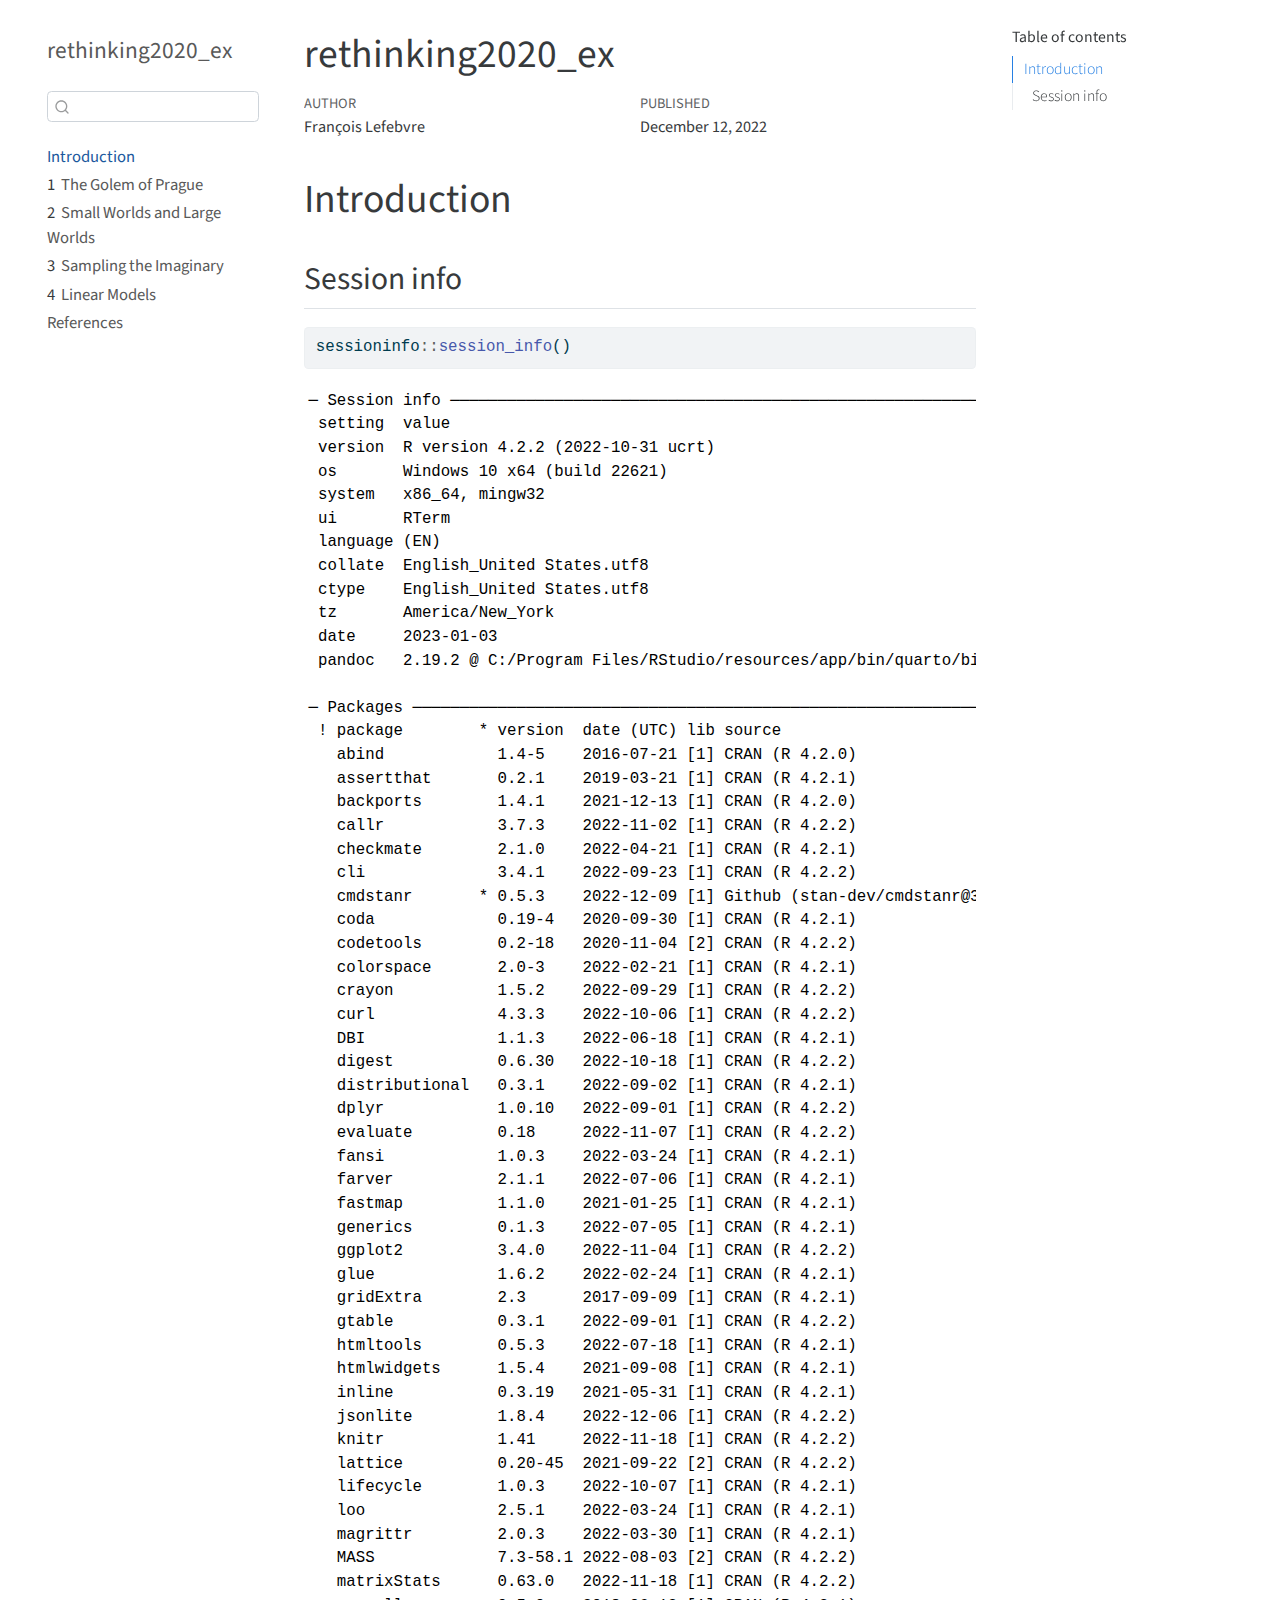
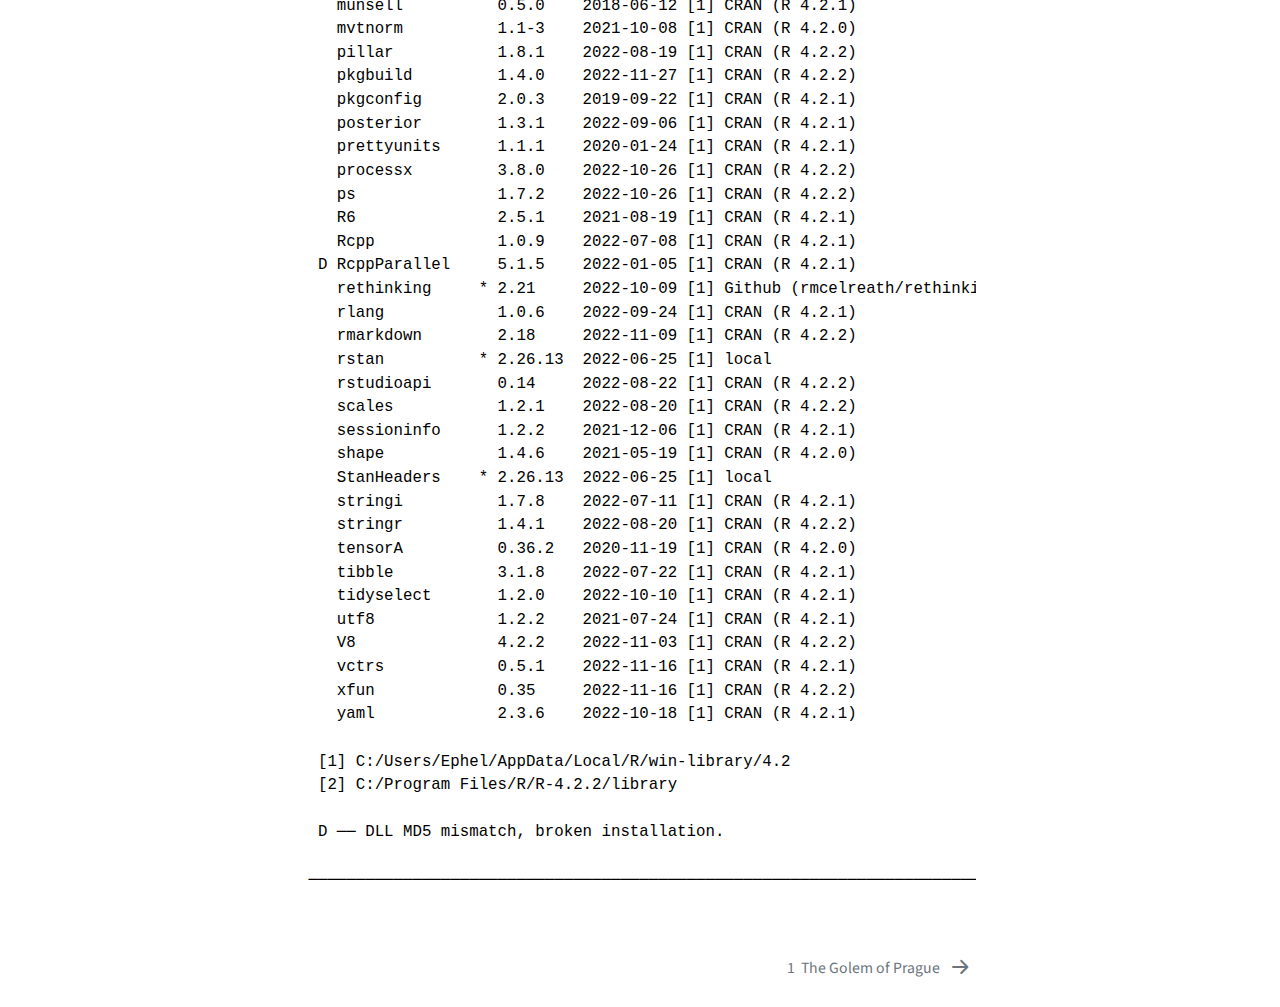
<file: docs/index.html>
<!DOCTYPE html>
<html xmlns="http://www.w3.org/1999/xhtml" lang="en" xml:lang="en"><head>

<meta charset="utf-8">
<meta name="generator" content="quarto-1.1.251">

<meta name="viewport" content="width=device-width, initial-scale=1.0, user-scalable=yes">

<meta name="author" content="François Lefebvre">
<meta name="dcterms.date" content="2022-12-12">

<title>rethinking2020_ex</title>
<style>
code{white-space: pre-wrap;}
span.smallcaps{font-variant: small-caps;}
div.columns{display: flex; gap: min(4vw, 1.5em);}
div.column{flex: auto; overflow-x: auto;}
div.hanging-indent{margin-left: 1.5em; text-indent: -1.5em;}
ul.task-list{list-style: none;}
ul.task-list li input[type="checkbox"] {
  width: 0.8em;
  margin: 0 0.8em 0.2em -1.6em;
  vertical-align: middle;
}
pre > code.sourceCode { white-space: pre; position: relative; }
pre > code.sourceCode > span { display: inline-block; line-height: 1.25; }
pre > code.sourceCode > span:empty { height: 1.2em; }
.sourceCode { overflow: visible; }
code.sourceCode > span { color: inherit; text-decoration: inherit; }
div.sourceCode { margin: 1em 0; }
pre.sourceCode { margin: 0; }
@media screen {
div.sourceCode { overflow: auto; }
}
@media print {
pre > code.sourceCode { white-space: pre-wrap; }
pre > code.sourceCode > span { text-indent: -5em; padding-left: 5em; }
}
pre.numberSource code
  { counter-reset: source-line 0; }
pre.numberSource code > span
  { position: relative; left: -4em; counter-increment: source-line; }
pre.numberSource code > span > a:first-child::before
  { content: counter(source-line);
    position: relative; left: -1em; text-align: right; vertical-align: baseline;
    border: none; display: inline-block;
    -webkit-touch-callout: none; -webkit-user-select: none;
    -khtml-user-select: none; -moz-user-select: none;
    -ms-user-select: none; user-select: none;
    padding: 0 4px; width: 4em;
    color: #aaaaaa;
  }
pre.numberSource { margin-left: 3em; border-left: 1px solid #aaaaaa;  padding-left: 4px; }
div.sourceCode
  {   }
@media screen {
pre > code.sourceCode > span > a:first-child::before { text-decoration: underline; }
}
code span.al { color: #ff0000; font-weight: bold; } /* Alert */
code span.an { color: #60a0b0; font-weight: bold; font-style: italic; } /* Annotation */
code span.at { color: #7d9029; } /* Attribute */
code span.bn { color: #40a070; } /* BaseN */
code span.bu { color: #008000; } /* BuiltIn */
code span.cf { color: #007020; font-weight: bold; } /* ControlFlow */
code span.ch { color: #4070a0; } /* Char */
code span.cn { color: #880000; } /* Constant */
code span.co { color: #60a0b0; font-style: italic; } /* Comment */
code span.cv { color: #60a0b0; font-weight: bold; font-style: italic; } /* CommentVar */
code span.do { color: #ba2121; font-style: italic; } /* Documentation */
code span.dt { color: #902000; } /* DataType */
code span.dv { color: #40a070; } /* DecVal */
code span.er { color: #ff0000; font-weight: bold; } /* Error */
code span.ex { } /* Extension */
code span.fl { color: #40a070; } /* Float */
code span.fu { color: #06287e; } /* Function */
code span.im { color: #008000; font-weight: bold; } /* Import */
code span.in { color: #60a0b0; font-weight: bold; font-style: italic; } /* Information */
code span.kw { color: #007020; font-weight: bold; } /* Keyword */
code span.op { color: #666666; } /* Operator */
code span.ot { color: #007020; } /* Other */
code span.pp { color: #bc7a00; } /* Preprocessor */
code span.sc { color: #4070a0; } /* SpecialChar */
code span.ss { color: #bb6688; } /* SpecialString */
code span.st { color: #4070a0; } /* String */
code span.va { color: #19177c; } /* Variable */
code span.vs { color: #4070a0; } /* VerbatimString */
code span.wa { color: #60a0b0; font-weight: bold; font-style: italic; } /* Warning */
</style>


<script src="site_libs/quarto-nav/quarto-nav.js"></script>
<script src="site_libs/quarto-nav/headroom.min.js"></script>
<script src="site_libs/clipboard/clipboard.min.js"></script>
<script src="site_libs/quarto-search/autocomplete.umd.js"></script>
<script src="site_libs/quarto-search/fuse.min.js"></script>
<script src="site_libs/quarto-search/quarto-search.js"></script>
<meta name="quarto:offset" content="./">
<link href="./ch01_golem.html" rel="next">
<script src="site_libs/quarto-html/quarto.js"></script>
<script src="site_libs/quarto-html/popper.min.js"></script>
<script src="site_libs/quarto-html/tippy.umd.min.js"></script>
<script src="site_libs/quarto-html/anchor.min.js"></script>
<link href="site_libs/quarto-html/tippy.css" rel="stylesheet">
<link href="site_libs/quarto-html/quarto-syntax-highlighting.css" rel="stylesheet" id="quarto-text-highlighting-styles">
<script src="site_libs/bootstrap/bootstrap.min.js"></script>
<link href="site_libs/bootstrap/bootstrap-icons.css" rel="stylesheet">
<link href="site_libs/bootstrap/bootstrap.min.css" rel="stylesheet" id="quarto-bootstrap" data-mode="light">
<script id="quarto-search-options" type="application/json">{
  "location": "sidebar",
  "copy-button": false,
  "collapse-after": 3,
  "panel-placement": "start",
  "type": "textbox",
  "limit": 20,
  "language": {
    "search-no-results-text": "No results",
    "search-matching-documents-text": "matching documents",
    "search-copy-link-title": "Copy link to search",
    "search-hide-matches-text": "Hide additional matches",
    "search-more-match-text": "more match in this document",
    "search-more-matches-text": "more matches in this document",
    "search-clear-button-title": "Clear",
    "search-detached-cancel-button-title": "Cancel",
    "search-submit-button-title": "Submit"
  }
}</script>


</head>

<body class="nav-sidebar floating">

<div id="quarto-search-results"></div>
  <header id="quarto-header" class="headroom fixed-top">
  <nav class="quarto-secondary-nav" data-bs-toggle="collapse" data-bs-target="#quarto-sidebar" aria-controls="quarto-sidebar" aria-expanded="false" aria-label="Toggle sidebar navigation" onclick="if (window.quartoToggleHeadroom) { window.quartoToggleHeadroom(); }">
    <div class="container-fluid d-flex justify-content-between">
      <h1 class="quarto-secondary-nav-title">rethinking2020_ex</h1>
      <button type="button" class="quarto-btn-toggle btn" aria-label="Show secondary navigation">
        <i class="bi bi-chevron-right"></i>
      </button>
    </div>
  </nav>
</header>
<!-- content -->
<div id="quarto-content" class="quarto-container page-columns page-rows-contents page-layout-article">
<!-- sidebar -->
  <nav id="quarto-sidebar" class="sidebar collapse sidebar-navigation floating overflow-auto">
    <div class="pt-lg-2 mt-2 text-left sidebar-header">
    <div class="sidebar-title mb-0 py-0">
      <a href="./">rethinking2020_ex</a> 
    </div>
      </div>
      <div class="mt-2 flex-shrink-0 align-items-center">
        <div class="sidebar-search">
        <div id="quarto-search" class="" title="Search"></div>
        </div>
      </div>
    <div class="sidebar-menu-container"> 
    <ul class="list-unstyled mt-1">
        <li class="sidebar-item">
  <div class="sidebar-item-container"> 
  <a href="./index.html" class="sidebar-item-text sidebar-link active">Introduction</a>
  </div>
</li>
        <li class="sidebar-item">
  <div class="sidebar-item-container"> 
  <a href="./ch01_golem.html" class="sidebar-item-text sidebar-link"><span class="chapter-number">1</span>&nbsp; <span class="chapter-title">The Golem of Prague</span></a>
  </div>
</li>
        <li class="sidebar-item">
  <div class="sidebar-item-container"> 
  <a href="./ch02_worlds.html" class="sidebar-item-text sidebar-link"><span class="chapter-number">2</span>&nbsp; <span class="chapter-title">Small Worlds and Large Worlds</span></a>
  </div>
</li>
        <li class="sidebar-item">
  <div class="sidebar-item-container"> 
  <a href="./ch03_sampling.html" class="sidebar-item-text sidebar-link"><span class="chapter-number">3</span>&nbsp; <span class="chapter-title">Sampling the Imaginary</span></a>
  </div>
</li>
        <li class="sidebar-item">
  <div class="sidebar-item-container"> 
  <a href="./ch04_linear.html" class="sidebar-item-text sidebar-link"><span class="chapter-number">4</span>&nbsp; <span class="chapter-title">Linear Models</span></a>
  </div>
</li>
        <li class="sidebar-item">
  <div class="sidebar-item-container"> 
  <a href="./references.html" class="sidebar-item-text sidebar-link">References</a>
  </div>
</li>
    </ul>
    </div>
</nav>
<!-- margin-sidebar -->
    <div id="quarto-margin-sidebar" class="sidebar margin-sidebar">
        <nav id="TOC" role="doc-toc" class="toc-active">
    <h2 id="toc-title">Table of contents</h2>
   
  <ul>
  <li><a href="#introduction" id="toc-introduction" class="nav-link active" data-scroll-target="#introduction">Introduction</a>
  <ul class="collapse">
  <li><a href="#session-info" id="toc-session-info" class="nav-link" data-scroll-target="#session-info">Session info</a></li>
  </ul></li>
  </ul>
</nav>
    </div>
<!-- main -->
<main class="content" id="quarto-document-content">

<header id="title-block-header" class="quarto-title-block default">
<div class="quarto-title">
<h1 class="title d-none d-lg-block">rethinking2020_ex</h1>
</div>



<div class="quarto-title-meta">

    <div>
    <div class="quarto-title-meta-heading">Author</div>
    <div class="quarto-title-meta-contents">
             <p>François Lefebvre </p>
          </div>
  </div>
    
    <div>
    <div class="quarto-title-meta-heading">Published</div>
    <div class="quarto-title-meta-contents">
      <p class="date">December 12, 2022</p>
    </div>
  </div>
    
  </div>
  

</header>

<section id="introduction" class="level1 unnumbered">
<h1 class="unnumbered">Introduction</h1>
<section id="session-info" class="level2 unnumbered">
<h2 class="unnumbered anchored" data-anchor-id="session-info">Session info</h2>
<div class="cell">
<div class="sourceCode cell-code" id="cb1"><pre class="sourceCode r code-with-copy"><code class="sourceCode r"><span id="cb1-1"><a href="#cb1-1" aria-hidden="true" tabindex="-1"></a>sessioninfo<span class="sc">::</span><span class="fu">session_info</span>()</span></code><button title="Copy to Clipboard" class="code-copy-button"><i class="bi"></i></button></pre></div>
<div class="cell-output cell-output-stdout">
<pre><code>─ Session info ───────────────────────────────────────────────────────────────
 setting  value
 version  R version 4.2.2 (2022-10-31 ucrt)
 os       Windows 10 x64 (build 22621)
 system   x86_64, mingw32
 ui       RTerm
 language (EN)
 collate  English_United States.utf8
 ctype    English_United States.utf8
 tz       America/New_York
 date     2023-01-03
 pandoc   2.19.2 @ C:/Program Files/RStudio/resources/app/bin/quarto/bin/tools/ (via rmarkdown)

─ Packages ───────────────────────────────────────────────────────────────────
 ! package        * version  date (UTC) lib source
   abind            1.4-5    2016-07-21 [1] CRAN (R 4.2.0)
   assertthat       0.2.1    2019-03-21 [1] CRAN (R 4.2.1)
   backports        1.4.1    2021-12-13 [1] CRAN (R 4.2.0)
   callr            3.7.3    2022-11-02 [1] CRAN (R 4.2.2)
   checkmate        2.1.0    2022-04-21 [1] CRAN (R 4.2.1)
   cli              3.4.1    2022-09-23 [1] CRAN (R 4.2.2)
   cmdstanr       * 0.5.3    2022-12-09 [1] Github (stan-dev/cmdstanr@3b65de8)
   coda             0.19-4   2020-09-30 [1] CRAN (R 4.2.1)
   codetools        0.2-18   2020-11-04 [2] CRAN (R 4.2.2)
   colorspace       2.0-3    2022-02-21 [1] CRAN (R 4.2.1)
   crayon           1.5.2    2022-09-29 [1] CRAN (R 4.2.2)
   curl             4.3.3    2022-10-06 [1] CRAN (R 4.2.2)
   DBI              1.1.3    2022-06-18 [1] CRAN (R 4.2.1)
   digest           0.6.30   2022-10-18 [1] CRAN (R 4.2.2)
   distributional   0.3.1    2022-09-02 [1] CRAN (R 4.2.1)
   dplyr            1.0.10   2022-09-01 [1] CRAN (R 4.2.2)
   evaluate         0.18     2022-11-07 [1] CRAN (R 4.2.2)
   fansi            1.0.3    2022-03-24 [1] CRAN (R 4.2.1)
   farver           2.1.1    2022-07-06 [1] CRAN (R 4.2.1)
   fastmap          1.1.0    2021-01-25 [1] CRAN (R 4.2.1)
   generics         0.1.3    2022-07-05 [1] CRAN (R 4.2.1)
   ggplot2          3.4.0    2022-11-04 [1] CRAN (R 4.2.2)
   glue             1.6.2    2022-02-24 [1] CRAN (R 4.2.1)
   gridExtra        2.3      2017-09-09 [1] CRAN (R 4.2.1)
   gtable           0.3.1    2022-09-01 [1] CRAN (R 4.2.2)
   htmltools        0.5.3    2022-07-18 [1] CRAN (R 4.2.1)
   htmlwidgets      1.5.4    2021-09-08 [1] CRAN (R 4.2.1)
   inline           0.3.19   2021-05-31 [1] CRAN (R 4.2.1)
   jsonlite         1.8.4    2022-12-06 [1] CRAN (R 4.2.2)
   knitr            1.41     2022-11-18 [1] CRAN (R 4.2.2)
   lattice          0.20-45  2021-09-22 [2] CRAN (R 4.2.2)
   lifecycle        1.0.3    2022-10-07 [1] CRAN (R 4.2.1)
   loo              2.5.1    2022-03-24 [1] CRAN (R 4.2.1)
   magrittr         2.0.3    2022-03-30 [1] CRAN (R 4.2.1)
   MASS             7.3-58.1 2022-08-03 [2] CRAN (R 4.2.2)
   matrixStats      0.63.0   2022-11-18 [1] CRAN (R 4.2.2)
   munsell          0.5.0    2018-06-12 [1] CRAN (R 4.2.1)
   mvtnorm          1.1-3    2021-10-08 [1] CRAN (R 4.2.0)
   pillar           1.8.1    2022-08-19 [1] CRAN (R 4.2.2)
   pkgbuild         1.4.0    2022-11-27 [1] CRAN (R 4.2.2)
   pkgconfig        2.0.3    2019-09-22 [1] CRAN (R 4.2.1)
   posterior        1.3.1    2022-09-06 [1] CRAN (R 4.2.1)
   prettyunits      1.1.1    2020-01-24 [1] CRAN (R 4.2.1)
   processx         3.8.0    2022-10-26 [1] CRAN (R 4.2.2)
   ps               1.7.2    2022-10-26 [1] CRAN (R 4.2.2)
   R6               2.5.1    2021-08-19 [1] CRAN (R 4.2.1)
   Rcpp             1.0.9    2022-07-08 [1] CRAN (R 4.2.1)
 D RcppParallel     5.1.5    2022-01-05 [1] CRAN (R 4.2.1)
   rethinking     * 2.21     2022-10-09 [1] Github (rmcelreath/rethinking@783d111)
   rlang            1.0.6    2022-09-24 [1] CRAN (R 4.2.1)
   rmarkdown        2.18     2022-11-09 [1] CRAN (R 4.2.2)
   rstan          * 2.26.13  2022-06-25 [1] local
   rstudioapi       0.14     2022-08-22 [1] CRAN (R 4.2.2)
   scales           1.2.1    2022-08-20 [1] CRAN (R 4.2.2)
   sessioninfo      1.2.2    2021-12-06 [1] CRAN (R 4.2.1)
   shape            1.4.6    2021-05-19 [1] CRAN (R 4.2.0)
   StanHeaders    * 2.26.13  2022-06-25 [1] local
   stringi          1.7.8    2022-07-11 [1] CRAN (R 4.2.1)
   stringr          1.4.1    2022-08-20 [1] CRAN (R 4.2.2)
   tensorA          0.36.2   2020-11-19 [1] CRAN (R 4.2.0)
   tibble           3.1.8    2022-07-22 [1] CRAN (R 4.2.1)
   tidyselect       1.2.0    2022-10-10 [1] CRAN (R 4.2.1)
   utf8             1.2.2    2021-07-24 [1] CRAN (R 4.2.1)
   V8               4.2.2    2022-11-03 [1] CRAN (R 4.2.2)
   vctrs            0.5.1    2022-11-16 [1] CRAN (R 4.2.1)
   xfun             0.35     2022-11-16 [1] CRAN (R 4.2.2)
   yaml             2.3.6    2022-10-18 [1] CRAN (R 4.2.1)

 [1] C:/Users/Ephel/AppData/Local/R/win-library/4.2
 [2] C:/Program Files/R/R-4.2.2/library

 D ── DLL MD5 mismatch, broken installation.

──────────────────────────────────────────────────────────────────────────────</code></pre>
</div>
</div>


</section>
</section>

</main> <!-- /main -->
<script id="quarto-html-after-body" type="application/javascript">
window.document.addEventListener("DOMContentLoaded", function (event) {
  const toggleBodyColorMode = (bsSheetEl) => {
    const mode = bsSheetEl.getAttribute("data-mode");
    const bodyEl = window.document.querySelector("body");
    if (mode === "dark") {
      bodyEl.classList.add("quarto-dark");
      bodyEl.classList.remove("quarto-light");
    } else {
      bodyEl.classList.add("quarto-light");
      bodyEl.classList.remove("quarto-dark");
    }
  }
  const toggleBodyColorPrimary = () => {
    const bsSheetEl = window.document.querySelector("link#quarto-bootstrap");
    if (bsSheetEl) {
      toggleBodyColorMode(bsSheetEl);
    }
  }
  toggleBodyColorPrimary();  
  const icon = "";
  const anchorJS = new window.AnchorJS();
  anchorJS.options = {
    placement: 'right',
    icon: icon
  };
  anchorJS.add('.anchored');
  const clipboard = new window.ClipboardJS('.code-copy-button', {
    target: function(trigger) {
      return trigger.previousElementSibling;
    }
  });
  clipboard.on('success', function(e) {
    // button target
    const button = e.trigger;
    // don't keep focus
    button.blur();
    // flash "checked"
    button.classList.add('code-copy-button-checked');
    var currentTitle = button.getAttribute("title");
    button.setAttribute("title", "Copied!");
    setTimeout(function() {
      button.setAttribute("title", currentTitle);
      button.classList.remove('code-copy-button-checked');
    }, 1000);
    // clear code selection
    e.clearSelection();
  });
  function tippyHover(el, contentFn) {
    const config = {
      allowHTML: true,
      content: contentFn,
      maxWidth: 500,
      delay: 100,
      arrow: false,
      appendTo: function(el) {
          return el.parentElement;
      },
      interactive: true,
      interactiveBorder: 10,
      theme: 'quarto',
      placement: 'bottom-start'
    };
    window.tippy(el, config); 
  }
  const noterefs = window.document.querySelectorAll('a[role="doc-noteref"]');
  for (var i=0; i<noterefs.length; i++) {
    const ref = noterefs[i];
    tippyHover(ref, function() {
      // use id or data attribute instead here
      let href = ref.getAttribute('data-footnote-href') || ref.getAttribute('href');
      try { href = new URL(href).hash; } catch {}
      const id = href.replace(/^#\/?/, "");
      const note = window.document.getElementById(id);
      return note.innerHTML;
    });
  }
  var bibliorefs = window.document.querySelectorAll('a[role="doc-biblioref"]');
  for (var i=0; i<bibliorefs.length; i++) {
    const ref = bibliorefs[i];
    const cites = ref.parentNode.getAttribute('data-cites').split(' ');
    tippyHover(ref, function() {
      var popup = window.document.createElement('div');
      cites.forEach(function(cite) {
        var citeDiv = window.document.createElement('div');
        citeDiv.classList.add('hanging-indent');
        citeDiv.classList.add('csl-entry');
        var biblioDiv = window.document.getElementById('ref-' + cite);
        if (biblioDiv) {
          citeDiv.innerHTML = biblioDiv.innerHTML;
        }
        popup.appendChild(citeDiv);
      });
      return popup.innerHTML;
    });
  }
});
</script>
<nav class="page-navigation">
  <div class="nav-page nav-page-previous">
  </div>
  <div class="nav-page nav-page-next">
      <a href="./ch01_golem.html" class="pagination-link">
        <span class="nav-page-text"><span class="chapter-number">1</span>&nbsp; <span class="chapter-title">The Golem of Prague</span></span> <i class="bi bi-arrow-right-short"></i>
      </a>
  </div>
</nav>
</div> <!-- /content -->



</body></html>
</file>
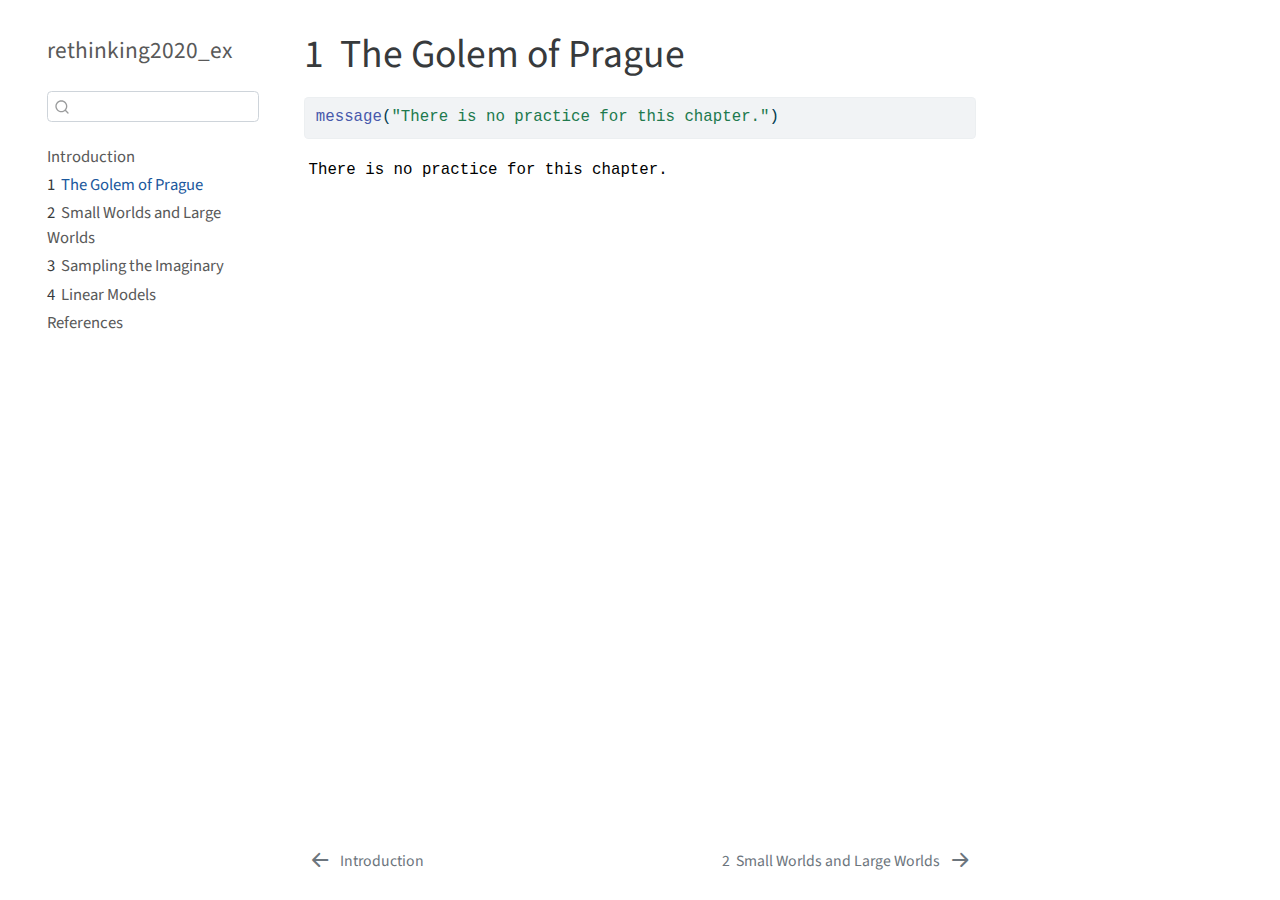
<file: docs/ch01_golem.html>
<!DOCTYPE html>
<html xmlns="http://www.w3.org/1999/xhtml" lang="en" xml:lang="en"><head>

<meta charset="utf-8">
<meta name="generator" content="quarto-1.1.251">

<meta name="viewport" content="width=device-width, initial-scale=1.0, user-scalable=yes">


<title>rethinking2020_ex - 1&nbsp; The Golem of Prague</title>
<style>
code{white-space: pre-wrap;}
span.smallcaps{font-variant: small-caps;}
div.columns{display: flex; gap: min(4vw, 1.5em);}
div.column{flex: auto; overflow-x: auto;}
div.hanging-indent{margin-left: 1.5em; text-indent: -1.5em;}
ul.task-list{list-style: none;}
ul.task-list li input[type="checkbox"] {
  width: 0.8em;
  margin: 0 0.8em 0.2em -1.6em;
  vertical-align: middle;
}
pre > code.sourceCode { white-space: pre; position: relative; }
pre > code.sourceCode > span { display: inline-block; line-height: 1.25; }
pre > code.sourceCode > span:empty { height: 1.2em; }
.sourceCode { overflow: visible; }
code.sourceCode > span { color: inherit; text-decoration: inherit; }
div.sourceCode { margin: 1em 0; }
pre.sourceCode { margin: 0; }
@media screen {
div.sourceCode { overflow: auto; }
}
@media print {
pre > code.sourceCode { white-space: pre-wrap; }
pre > code.sourceCode > span { text-indent: -5em; padding-left: 5em; }
}
pre.numberSource code
  { counter-reset: source-line 0; }
pre.numberSource code > span
  { position: relative; left: -4em; counter-increment: source-line; }
pre.numberSource code > span > a:first-child::before
  { content: counter(source-line);
    position: relative; left: -1em; text-align: right; vertical-align: baseline;
    border: none; display: inline-block;
    -webkit-touch-callout: none; -webkit-user-select: none;
    -khtml-user-select: none; -moz-user-select: none;
    -ms-user-select: none; user-select: none;
    padding: 0 4px; width: 4em;
    color: #aaaaaa;
  }
pre.numberSource { margin-left: 3em; border-left: 1px solid #aaaaaa;  padding-left: 4px; }
div.sourceCode
  {   }
@media screen {
pre > code.sourceCode > span > a:first-child::before { text-decoration: underline; }
}
code span.al { color: #ff0000; font-weight: bold; } /* Alert */
code span.an { color: #60a0b0; font-weight: bold; font-style: italic; } /* Annotation */
code span.at { color: #7d9029; } /* Attribute */
code span.bn { color: #40a070; } /* BaseN */
code span.bu { color: #008000; } /* BuiltIn */
code span.cf { color: #007020; font-weight: bold; } /* ControlFlow */
code span.ch { color: #4070a0; } /* Char */
code span.cn { color: #880000; } /* Constant */
code span.co { color: #60a0b0; font-style: italic; } /* Comment */
code span.cv { color: #60a0b0; font-weight: bold; font-style: italic; } /* CommentVar */
code span.do { color: #ba2121; font-style: italic; } /* Documentation */
code span.dt { color: #902000; } /* DataType */
code span.dv { color: #40a070; } /* DecVal */
code span.er { color: #ff0000; font-weight: bold; } /* Error */
code span.ex { } /* Extension */
code span.fl { color: #40a070; } /* Float */
code span.fu { color: #06287e; } /* Function */
code span.im { color: #008000; font-weight: bold; } /* Import */
code span.in { color: #60a0b0; font-weight: bold; font-style: italic; } /* Information */
code span.kw { color: #007020; font-weight: bold; } /* Keyword */
code span.op { color: #666666; } /* Operator */
code span.ot { color: #007020; } /* Other */
code span.pp { color: #bc7a00; } /* Preprocessor */
code span.sc { color: #4070a0; } /* SpecialChar */
code span.ss { color: #bb6688; } /* SpecialString */
code span.st { color: #4070a0; } /* String */
code span.va { color: #19177c; } /* Variable */
code span.vs { color: #4070a0; } /* VerbatimString */
code span.wa { color: #60a0b0; font-weight: bold; font-style: italic; } /* Warning */
</style>


<script src="site_libs/quarto-nav/quarto-nav.js"></script>
<script src="site_libs/quarto-nav/headroom.min.js"></script>
<script src="site_libs/clipboard/clipboard.min.js"></script>
<script src="site_libs/quarto-search/autocomplete.umd.js"></script>
<script src="site_libs/quarto-search/fuse.min.js"></script>
<script src="site_libs/quarto-search/quarto-search.js"></script>
<meta name="quarto:offset" content="./">
<link href="./ch02_worlds.html" rel="next">
<link href="./index.html" rel="prev">
<script src="site_libs/quarto-html/quarto.js"></script>
<script src="site_libs/quarto-html/popper.min.js"></script>
<script src="site_libs/quarto-html/tippy.umd.min.js"></script>
<script src="site_libs/quarto-html/anchor.min.js"></script>
<link href="site_libs/quarto-html/tippy.css" rel="stylesheet">
<link href="site_libs/quarto-html/quarto-syntax-highlighting.css" rel="stylesheet" id="quarto-text-highlighting-styles">
<script src="site_libs/bootstrap/bootstrap.min.js"></script>
<link href="site_libs/bootstrap/bootstrap-icons.css" rel="stylesheet">
<link href="site_libs/bootstrap/bootstrap.min.css" rel="stylesheet" id="quarto-bootstrap" data-mode="light">
<script id="quarto-search-options" type="application/json">{
  "location": "sidebar",
  "copy-button": false,
  "collapse-after": 3,
  "panel-placement": "start",
  "type": "textbox",
  "limit": 20,
  "language": {
    "search-no-results-text": "No results",
    "search-matching-documents-text": "matching documents",
    "search-copy-link-title": "Copy link to search",
    "search-hide-matches-text": "Hide additional matches",
    "search-more-match-text": "more match in this document",
    "search-more-matches-text": "more matches in this document",
    "search-clear-button-title": "Clear",
    "search-detached-cancel-button-title": "Cancel",
    "search-submit-button-title": "Submit"
  }
}</script>


</head>

<body class="nav-sidebar floating">

<div id="quarto-search-results"></div>
  <header id="quarto-header" class="headroom fixed-top">
  <nav class="quarto-secondary-nav" data-bs-toggle="collapse" data-bs-target="#quarto-sidebar" aria-controls="quarto-sidebar" aria-expanded="false" aria-label="Toggle sidebar navigation" onclick="if (window.quartoToggleHeadroom) { window.quartoToggleHeadroom(); }">
    <div class="container-fluid d-flex justify-content-between">
      <h1 class="quarto-secondary-nav-title"><span class="chapter-number">1</span>&nbsp; <span class="chapter-title">The Golem of Prague</span></h1>
      <button type="button" class="quarto-btn-toggle btn" aria-label="Show secondary navigation">
        <i class="bi bi-chevron-right"></i>
      </button>
    </div>
  </nav>
</header>
<!-- content -->
<div id="quarto-content" class="quarto-container page-columns page-rows-contents page-layout-article">
<!-- sidebar -->
  <nav id="quarto-sidebar" class="sidebar collapse sidebar-navigation floating overflow-auto">
    <div class="pt-lg-2 mt-2 text-left sidebar-header">
    <div class="sidebar-title mb-0 py-0">
      <a href="./">rethinking2020_ex</a> 
    </div>
      </div>
      <div class="mt-2 flex-shrink-0 align-items-center">
        <div class="sidebar-search">
        <div id="quarto-search" class="" title="Search"></div>
        </div>
      </div>
    <div class="sidebar-menu-container"> 
    <ul class="list-unstyled mt-1">
        <li class="sidebar-item">
  <div class="sidebar-item-container"> 
  <a href="./index.html" class="sidebar-item-text sidebar-link">Introduction</a>
  </div>
</li>
        <li class="sidebar-item">
  <div class="sidebar-item-container"> 
  <a href="./ch01_golem.html" class="sidebar-item-text sidebar-link active"><span class="chapter-number">1</span>&nbsp; <span class="chapter-title">The Golem of Prague</span></a>
  </div>
</li>
        <li class="sidebar-item">
  <div class="sidebar-item-container"> 
  <a href="./ch02_worlds.html" class="sidebar-item-text sidebar-link"><span class="chapter-number">2</span>&nbsp; <span class="chapter-title">Small Worlds and Large Worlds</span></a>
  </div>
</li>
        <li class="sidebar-item">
  <div class="sidebar-item-container"> 
  <a href="./ch03_sampling.html" class="sidebar-item-text sidebar-link"><span class="chapter-number">3</span>&nbsp; <span class="chapter-title">Sampling the Imaginary</span></a>
  </div>
</li>
        <li class="sidebar-item">
  <div class="sidebar-item-container"> 
  <a href="./ch04_linear.html" class="sidebar-item-text sidebar-link"><span class="chapter-number">4</span>&nbsp; <span class="chapter-title">Linear Models</span></a>
  </div>
</li>
        <li class="sidebar-item">
  <div class="sidebar-item-container"> 
  <a href="./references.html" class="sidebar-item-text sidebar-link">References</a>
  </div>
</li>
    </ul>
    </div>
</nav>
<!-- margin-sidebar -->
    <div id="quarto-margin-sidebar" class="sidebar margin-sidebar">
        
    </div>
<!-- main -->
<main class="content" id="quarto-document-content">

<header id="title-block-header" class="quarto-title-block default">
<div class="quarto-title">
<h1 class="title"><span id="golem" class="quarto-section-identifier d-none d-lg-block"><span class="chapter-number">1</span>&nbsp; <span class="chapter-title">The Golem of Prague</span></span></h1>
</div>



<div class="quarto-title-meta">

    
    
  </div>
  

</header>

<div class="cell">
<div class="sourceCode cell-code" id="cb1"><pre class="sourceCode r code-with-copy"><code class="sourceCode r"><span id="cb1-1"><a href="#cb1-1" aria-hidden="true" tabindex="-1"></a><span class="fu">message</span>(<span class="st">"There is no practice for this chapter."</span>)</span></code><button title="Copy to Clipboard" class="code-copy-button"><i class="bi"></i></button></pre></div>
<div class="cell-output cell-output-stderr">
<pre><code>There is no practice for this chapter.</code></pre>
</div>
</div>



</main> <!-- /main -->
<script id="quarto-html-after-body" type="application/javascript">
window.document.addEventListener("DOMContentLoaded", function (event) {
  const toggleBodyColorMode = (bsSheetEl) => {
    const mode = bsSheetEl.getAttribute("data-mode");
    const bodyEl = window.document.querySelector("body");
    if (mode === "dark") {
      bodyEl.classList.add("quarto-dark");
      bodyEl.classList.remove("quarto-light");
    } else {
      bodyEl.classList.add("quarto-light");
      bodyEl.classList.remove("quarto-dark");
    }
  }
  const toggleBodyColorPrimary = () => {
    const bsSheetEl = window.document.querySelector("link#quarto-bootstrap");
    if (bsSheetEl) {
      toggleBodyColorMode(bsSheetEl);
    }
  }
  toggleBodyColorPrimary();  
  const icon = "";
  const anchorJS = new window.AnchorJS();
  anchorJS.options = {
    placement: 'right',
    icon: icon
  };
  anchorJS.add('.anchored');
  const clipboard = new window.ClipboardJS('.code-copy-button', {
    target: function(trigger) {
      return trigger.previousElementSibling;
    }
  });
  clipboard.on('success', function(e) {
    // button target
    const button = e.trigger;
    // don't keep focus
    button.blur();
    // flash "checked"
    button.classList.add('code-copy-button-checked');
    var currentTitle = button.getAttribute("title");
    button.setAttribute("title", "Copied!");
    setTimeout(function() {
      button.setAttribute("title", currentTitle);
      button.classList.remove('code-copy-button-checked');
    }, 1000);
    // clear code selection
    e.clearSelection();
  });
  function tippyHover(el, contentFn) {
    const config = {
      allowHTML: true,
      content: contentFn,
      maxWidth: 500,
      delay: 100,
      arrow: false,
      appendTo: function(el) {
          return el.parentElement;
      },
      interactive: true,
      interactiveBorder: 10,
      theme: 'quarto',
      placement: 'bottom-start'
    };
    window.tippy(el, config); 
  }
  const noterefs = window.document.querySelectorAll('a[role="doc-noteref"]');
  for (var i=0; i<noterefs.length; i++) {
    const ref = noterefs[i];
    tippyHover(ref, function() {
      // use id or data attribute instead here
      let href = ref.getAttribute('data-footnote-href') || ref.getAttribute('href');
      try { href = new URL(href).hash; } catch {}
      const id = href.replace(/^#\/?/, "");
      const note = window.document.getElementById(id);
      return note.innerHTML;
    });
  }
  var bibliorefs = window.document.querySelectorAll('a[role="doc-biblioref"]');
  for (var i=0; i<bibliorefs.length; i++) {
    const ref = bibliorefs[i];
    const cites = ref.parentNode.getAttribute('data-cites').split(' ');
    tippyHover(ref, function() {
      var popup = window.document.createElement('div');
      cites.forEach(function(cite) {
        var citeDiv = window.document.createElement('div');
        citeDiv.classList.add('hanging-indent');
        citeDiv.classList.add('csl-entry');
        var biblioDiv = window.document.getElementById('ref-' + cite);
        if (biblioDiv) {
          citeDiv.innerHTML = biblioDiv.innerHTML;
        }
        popup.appendChild(citeDiv);
      });
      return popup.innerHTML;
    });
  }
});
</script>
<nav class="page-navigation">
  <div class="nav-page nav-page-previous">
      <a href="./index.html" class="pagination-link">
        <i class="bi bi-arrow-left-short"></i> <span class="nav-page-text">Introduction</span>
      </a>          
  </div>
  <div class="nav-page nav-page-next">
      <a href="./ch02_worlds.html" class="pagination-link">
        <span class="nav-page-text"><span class="chapter-number">2</span>&nbsp; <span class="chapter-title">Small Worlds and Large Worlds</span></span> <i class="bi bi-arrow-right-short"></i>
      </a>
  </div>
</nav>
</div> <!-- /content -->



</body></html>
</file>
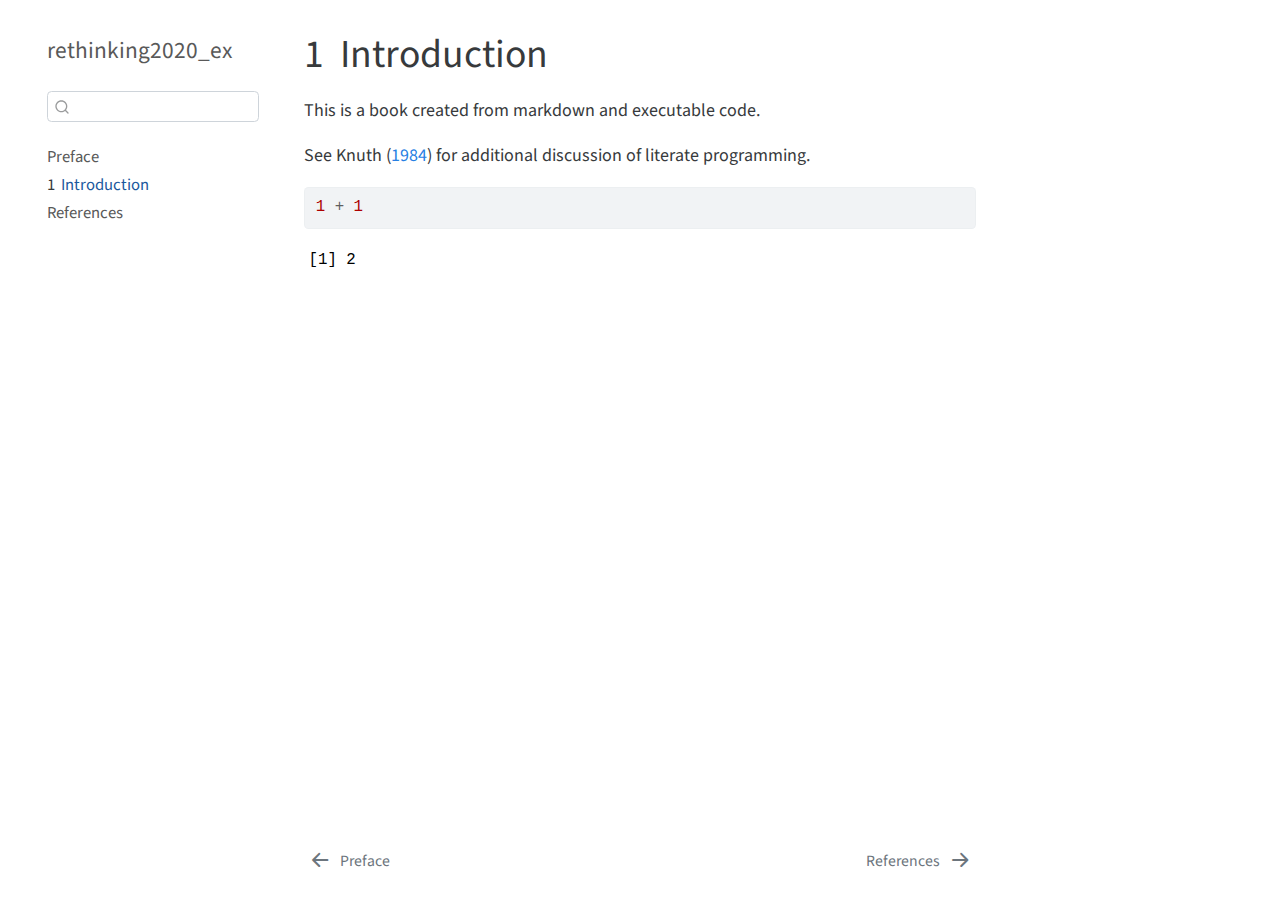
<file: docs/intro.html>
<!DOCTYPE html>
<html xmlns="http://www.w3.org/1999/xhtml" lang="en" xml:lang="en"><head>

<meta charset="utf-8">
<meta name="generator" content="quarto-1.1.251">

<meta name="viewport" content="width=device-width, initial-scale=1.0, user-scalable=yes">


<title>rethinking2020_ex - 1&nbsp; Introduction</title>
<style>
code{white-space: pre-wrap;}
span.smallcaps{font-variant: small-caps;}
div.columns{display: flex; gap: min(4vw, 1.5em);}
div.column{flex: auto; overflow-x: auto;}
div.hanging-indent{margin-left: 1.5em; text-indent: -1.5em;}
ul.task-list{list-style: none;}
ul.task-list li input[type="checkbox"] {
  width: 0.8em;
  margin: 0 0.8em 0.2em -1.6em;
  vertical-align: middle;
}
pre > code.sourceCode { white-space: pre; position: relative; }
pre > code.sourceCode > span { display: inline-block; line-height: 1.25; }
pre > code.sourceCode > span:empty { height: 1.2em; }
.sourceCode { overflow: visible; }
code.sourceCode > span { color: inherit; text-decoration: inherit; }
div.sourceCode { margin: 1em 0; }
pre.sourceCode { margin: 0; }
@media screen {
div.sourceCode { overflow: auto; }
}
@media print {
pre > code.sourceCode { white-space: pre-wrap; }
pre > code.sourceCode > span { text-indent: -5em; padding-left: 5em; }
}
pre.numberSource code
  { counter-reset: source-line 0; }
pre.numberSource code > span
  { position: relative; left: -4em; counter-increment: source-line; }
pre.numberSource code > span > a:first-child::before
  { content: counter(source-line);
    position: relative; left: -1em; text-align: right; vertical-align: baseline;
    border: none; display: inline-block;
    -webkit-touch-callout: none; -webkit-user-select: none;
    -khtml-user-select: none; -moz-user-select: none;
    -ms-user-select: none; user-select: none;
    padding: 0 4px; width: 4em;
    color: #aaaaaa;
  }
pre.numberSource { margin-left: 3em; border-left: 1px solid #aaaaaa;  padding-left: 4px; }
div.sourceCode
  {   }
@media screen {
pre > code.sourceCode > span > a:first-child::before { text-decoration: underline; }
}
code span.al { color: #ff0000; font-weight: bold; } /* Alert */
code span.an { color: #60a0b0; font-weight: bold; font-style: italic; } /* Annotation */
code span.at { color: #7d9029; } /* Attribute */
code span.bn { color: #40a070; } /* BaseN */
code span.bu { color: #008000; } /* BuiltIn */
code span.cf { color: #007020; font-weight: bold; } /* ControlFlow */
code span.ch { color: #4070a0; } /* Char */
code span.cn { color: #880000; } /* Constant */
code span.co { color: #60a0b0; font-style: italic; } /* Comment */
code span.cv { color: #60a0b0; font-weight: bold; font-style: italic; } /* CommentVar */
code span.do { color: #ba2121; font-style: italic; } /* Documentation */
code span.dt { color: #902000; } /* DataType */
code span.dv { color: #40a070; } /* DecVal */
code span.er { color: #ff0000; font-weight: bold; } /* Error */
code span.ex { } /* Extension */
code span.fl { color: #40a070; } /* Float */
code span.fu { color: #06287e; } /* Function */
code span.im { color: #008000; font-weight: bold; } /* Import */
code span.in { color: #60a0b0; font-weight: bold; font-style: italic; } /* Information */
code span.kw { color: #007020; font-weight: bold; } /* Keyword */
code span.op { color: #666666; } /* Operator */
code span.ot { color: #007020; } /* Other */
code span.pp { color: #bc7a00; } /* Preprocessor */
code span.sc { color: #4070a0; } /* SpecialChar */
code span.ss { color: #bb6688; } /* SpecialString */
code span.st { color: #4070a0; } /* String */
code span.va { color: #19177c; } /* Variable */
code span.vs { color: #4070a0; } /* VerbatimString */
code span.wa { color: #60a0b0; font-weight: bold; font-style: italic; } /* Warning */
div.csl-bib-body { }
div.csl-entry {
  clear: both;
}
.hanging div.csl-entry {
  margin-left:2em;
  text-indent:-2em;
}
div.csl-left-margin {
  min-width:2em;
  float:left;
}
div.csl-right-inline {
  margin-left:2em;
  padding-left:1em;
}
div.csl-indent {
  margin-left: 2em;
}
</style>


<script src="site_libs/quarto-nav/quarto-nav.js"></script>
<script src="site_libs/quarto-nav/headroom.min.js"></script>
<script src="site_libs/clipboard/clipboard.min.js"></script>
<script src="site_libs/quarto-search/autocomplete.umd.js"></script>
<script src="site_libs/quarto-search/fuse.min.js"></script>
<script src="site_libs/quarto-search/quarto-search.js"></script>
<meta name="quarto:offset" content="./">
<link href="./references.html" rel="next">
<link href="./index.html" rel="prev">
<script src="site_libs/quarto-html/quarto.js"></script>
<script src="site_libs/quarto-html/popper.min.js"></script>
<script src="site_libs/quarto-html/tippy.umd.min.js"></script>
<script src="site_libs/quarto-html/anchor.min.js"></script>
<link href="site_libs/quarto-html/tippy.css" rel="stylesheet">
<link href="site_libs/quarto-html/quarto-syntax-highlighting.css" rel="stylesheet" id="quarto-text-highlighting-styles">
<script src="site_libs/bootstrap/bootstrap.min.js"></script>
<link href="site_libs/bootstrap/bootstrap-icons.css" rel="stylesheet">
<link href="site_libs/bootstrap/bootstrap.min.css" rel="stylesheet" id="quarto-bootstrap" data-mode="light">
<script id="quarto-search-options" type="application/json">{
  "location": "sidebar",
  "copy-button": false,
  "collapse-after": 3,
  "panel-placement": "start",
  "type": "textbox",
  "limit": 20,
  "language": {
    "search-no-results-text": "No results",
    "search-matching-documents-text": "matching documents",
    "search-copy-link-title": "Copy link to search",
    "search-hide-matches-text": "Hide additional matches",
    "search-more-match-text": "more match in this document",
    "search-more-matches-text": "more matches in this document",
    "search-clear-button-title": "Clear",
    "search-detached-cancel-button-title": "Cancel",
    "search-submit-button-title": "Submit"
  }
}</script>


</head>

<body class="nav-sidebar floating">

<div id="quarto-search-results"></div>
  <header id="quarto-header" class="headroom fixed-top">
  <nav class="quarto-secondary-nav" data-bs-toggle="collapse" data-bs-target="#quarto-sidebar" aria-controls="quarto-sidebar" aria-expanded="false" aria-label="Toggle sidebar navigation" onclick="if (window.quartoToggleHeadroom) { window.quartoToggleHeadroom(); }">
    <div class="container-fluid d-flex justify-content-between">
      <h1 class="quarto-secondary-nav-title"><span class="chapter-number">1</span>&nbsp; <span class="chapter-title">Introduction</span></h1>
      <button type="button" class="quarto-btn-toggle btn" aria-label="Show secondary navigation">
        <i class="bi bi-chevron-right"></i>
      </button>
    </div>
  </nav>
</header>
<!-- content -->
<div id="quarto-content" class="quarto-container page-columns page-rows-contents page-layout-article">
<!-- sidebar -->
  <nav id="quarto-sidebar" class="sidebar collapse sidebar-navigation floating overflow-auto">
    <div class="pt-lg-2 mt-2 text-left sidebar-header">
    <div class="sidebar-title mb-0 py-0">
      <a href="./">rethinking2020_ex</a> 
    </div>
      </div>
      <div class="mt-2 flex-shrink-0 align-items-center">
        <div class="sidebar-search">
        <div id="quarto-search" class="" title="Search"></div>
        </div>
      </div>
    <div class="sidebar-menu-container"> 
    <ul class="list-unstyled mt-1">
        <li class="sidebar-item">
  <div class="sidebar-item-container"> 
  <a href="./index.html" class="sidebar-item-text sidebar-link">Preface</a>
  </div>
</li>
        <li class="sidebar-item">
  <div class="sidebar-item-container"> 
  <a href="./intro.html" class="sidebar-item-text sidebar-link active"><span class="chapter-number">1</span>&nbsp; <span class="chapter-title">Introduction</span></a>
  </div>
</li>
        <li class="sidebar-item">
  <div class="sidebar-item-container"> 
  <a href="./references.html" class="sidebar-item-text sidebar-link">References</a>
  </div>
</li>
    </ul>
    </div>
</nav>
<!-- margin-sidebar -->
    <div id="quarto-margin-sidebar" class="sidebar margin-sidebar">
        
    </div>
<!-- main -->
<main class="content" id="quarto-document-content">

<header id="title-block-header" class="quarto-title-block default">
<div class="quarto-title">
<h1 class="title d-none d-lg-block"><span class="chapter-number">1</span>&nbsp; <span class="chapter-title">Introduction</span></h1>
</div>



<div class="quarto-title-meta">

    
    
  </div>
  

</header>

<p>This is a book created from markdown and executable code.</p>
<p>See <span class="citation" data-cites="knuth84">Knuth (<a href="references.html#ref-knuth84" role="doc-biblioref">1984</a>)</span> for additional discussion of literate programming.</p>
<div class="cell">
<div class="sourceCode cell-code" id="cb1"><pre class="sourceCode r code-with-copy"><code class="sourceCode r"><span id="cb1-1"><a href="#cb1-1" aria-hidden="true" tabindex="-1"></a><span class="dv">1</span> <span class="sc">+</span> <span class="dv">1</span></span></code><button title="Copy to Clipboard" class="code-copy-button"><i class="bi"></i></button></pre></div>
<div class="cell-output cell-output-stdout">
<pre><code>[1] 2</code></pre>
</div>
</div>


<div id="refs" class="references csl-bib-body hanging-indent" role="doc-bibliography" style="display: none">
<div id="ref-knuth84" class="csl-entry" role="doc-biblioentry">
Knuth, Donald E. 1984. <span>“Literate Programming.”</span> <em>Comput. J.</em> 27 (2): 97–111. <a href="https://doi.org/10.1093/comjnl/27.2.97">https://doi.org/10.1093/comjnl/27.2.97</a>.
</div>
</div>

</main> <!-- /main -->
<script id="quarto-html-after-body" type="application/javascript">
window.document.addEventListener("DOMContentLoaded", function (event) {
  const toggleBodyColorMode = (bsSheetEl) => {
    const mode = bsSheetEl.getAttribute("data-mode");
    const bodyEl = window.document.querySelector("body");
    if (mode === "dark") {
      bodyEl.classList.add("quarto-dark");
      bodyEl.classList.remove("quarto-light");
    } else {
      bodyEl.classList.add("quarto-light");
      bodyEl.classList.remove("quarto-dark");
    }
  }
  const toggleBodyColorPrimary = () => {
    const bsSheetEl = window.document.querySelector("link#quarto-bootstrap");
    if (bsSheetEl) {
      toggleBodyColorMode(bsSheetEl);
    }
  }
  toggleBodyColorPrimary();  
  const icon = "";
  const anchorJS = new window.AnchorJS();
  anchorJS.options = {
    placement: 'right',
    icon: icon
  };
  anchorJS.add('.anchored');
  const clipboard = new window.ClipboardJS('.code-copy-button', {
    target: function(trigger) {
      return trigger.previousElementSibling;
    }
  });
  clipboard.on('success', function(e) {
    // button target
    const button = e.trigger;
    // don't keep focus
    button.blur();
    // flash "checked"
    button.classList.add('code-copy-button-checked');
    var currentTitle = button.getAttribute("title");
    button.setAttribute("title", "Copied!");
    setTimeout(function() {
      button.setAttribute("title", currentTitle);
      button.classList.remove('code-copy-button-checked');
    }, 1000);
    // clear code selection
    e.clearSelection();
  });
  function tippyHover(el, contentFn) {
    const config = {
      allowHTML: true,
      content: contentFn,
      maxWidth: 500,
      delay: 100,
      arrow: false,
      appendTo: function(el) {
          return el.parentElement;
      },
      interactive: true,
      interactiveBorder: 10,
      theme: 'quarto',
      placement: 'bottom-start'
    };
    window.tippy(el, config); 
  }
  const noterefs = window.document.querySelectorAll('a[role="doc-noteref"]');
  for (var i=0; i<noterefs.length; i++) {
    const ref = noterefs[i];
    tippyHover(ref, function() {
      // use id or data attribute instead here
      let href = ref.getAttribute('data-footnote-href') || ref.getAttribute('href');
      try { href = new URL(href).hash; } catch {}
      const id = href.replace(/^#\/?/, "");
      const note = window.document.getElementById(id);
      return note.innerHTML;
    });
  }
  var bibliorefs = window.document.querySelectorAll('a[role="doc-biblioref"]');
  for (var i=0; i<bibliorefs.length; i++) {
    const ref = bibliorefs[i];
    const cites = ref.parentNode.getAttribute('data-cites').split(' ');
    tippyHover(ref, function() {
      var popup = window.document.createElement('div');
      cites.forEach(function(cite) {
        var citeDiv = window.document.createElement('div');
        citeDiv.classList.add('hanging-indent');
        citeDiv.classList.add('csl-entry');
        var biblioDiv = window.document.getElementById('ref-' + cite);
        if (biblioDiv) {
          citeDiv.innerHTML = biblioDiv.innerHTML;
        }
        popup.appendChild(citeDiv);
      });
      return popup.innerHTML;
    });
  }
});
</script>
<nav class="page-navigation">
  <div class="nav-page nav-page-previous">
      <a href="./index.html" class="pagination-link">
        <i class="bi bi-arrow-left-short"></i> <span class="nav-page-text">Preface</span>
      </a>          
  </div>
  <div class="nav-page nav-page-next">
      <a href="./references.html" class="pagination-link">
        <span class="nav-page-text">References</span> <i class="bi bi-arrow-right-short"></i>
      </a>
  </div>
</nav>
</div> <!-- /content -->



</body></html>
</file>
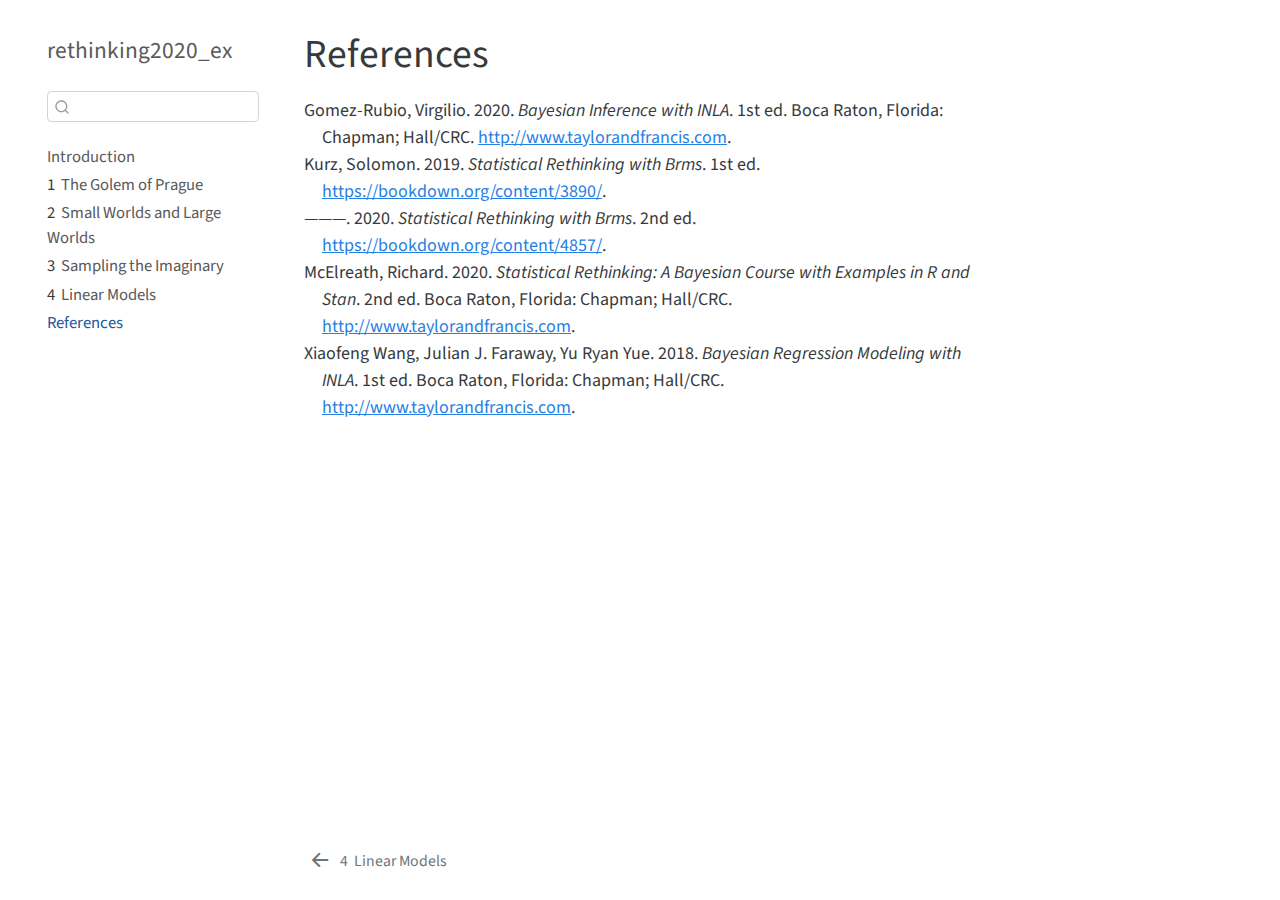
<file: docs/references.html>
<!DOCTYPE html>
<html xmlns="http://www.w3.org/1999/xhtml" lang="en" xml:lang="en"><head>

<meta charset="utf-8">
<meta name="generator" content="quarto-1.1.251">

<meta name="viewport" content="width=device-width, initial-scale=1.0, user-scalable=yes">


<title>rethinking2020_ex - References</title>
<style>
code{white-space: pre-wrap;}
span.smallcaps{font-variant: small-caps;}
div.columns{display: flex; gap: min(4vw, 1.5em);}
div.column{flex: auto; overflow-x: auto;}
div.hanging-indent{margin-left: 1.5em; text-indent: -1.5em;}
ul.task-list{list-style: none;}
ul.task-list li input[type="checkbox"] {
  width: 0.8em;
  margin: 0 0.8em 0.2em -1.6em;
  vertical-align: middle;
}
div.csl-bib-body { }
div.csl-entry {
  clear: both;
}
.hanging div.csl-entry {
  margin-left:2em;
  text-indent:-2em;
}
div.csl-left-margin {
  min-width:2em;
  float:left;
}
div.csl-right-inline {
  margin-left:2em;
  padding-left:1em;
}
div.csl-indent {
  margin-left: 2em;
}
</style>


<script src="site_libs/quarto-nav/quarto-nav.js"></script>
<script src="site_libs/quarto-nav/headroom.min.js"></script>
<script src="site_libs/clipboard/clipboard.min.js"></script>
<script src="site_libs/quarto-search/autocomplete.umd.js"></script>
<script src="site_libs/quarto-search/fuse.min.js"></script>
<script src="site_libs/quarto-search/quarto-search.js"></script>
<meta name="quarto:offset" content="./">
<link href="./ch04_linear.html" rel="prev">
<script src="site_libs/quarto-html/quarto.js"></script>
<script src="site_libs/quarto-html/popper.min.js"></script>
<script src="site_libs/quarto-html/tippy.umd.min.js"></script>
<script src="site_libs/quarto-html/anchor.min.js"></script>
<link href="site_libs/quarto-html/tippy.css" rel="stylesheet">
<link href="site_libs/quarto-html/quarto-syntax-highlighting.css" rel="stylesheet" id="quarto-text-highlighting-styles">
<script src="site_libs/bootstrap/bootstrap.min.js"></script>
<link href="site_libs/bootstrap/bootstrap-icons.css" rel="stylesheet">
<link href="site_libs/bootstrap/bootstrap.min.css" rel="stylesheet" id="quarto-bootstrap" data-mode="light">
<script id="quarto-search-options" type="application/json">{
  "location": "sidebar",
  "copy-button": false,
  "collapse-after": 3,
  "panel-placement": "start",
  "type": "textbox",
  "limit": 20,
  "language": {
    "search-no-results-text": "No results",
    "search-matching-documents-text": "matching documents",
    "search-copy-link-title": "Copy link to search",
    "search-hide-matches-text": "Hide additional matches",
    "search-more-match-text": "more match in this document",
    "search-more-matches-text": "more matches in this document",
    "search-clear-button-title": "Clear",
    "search-detached-cancel-button-title": "Cancel",
    "search-submit-button-title": "Submit"
  }
}</script>


</head>

<body class="nav-sidebar floating">

<div id="quarto-search-results"></div>
  <header id="quarto-header" class="headroom fixed-top">
  <nav class="quarto-secondary-nav" data-bs-toggle="collapse" data-bs-target="#quarto-sidebar" aria-controls="quarto-sidebar" aria-expanded="false" aria-label="Toggle sidebar navigation" onclick="if (window.quartoToggleHeadroom) { window.quartoToggleHeadroom(); }">
    <div class="container-fluid d-flex justify-content-between">
      <h1 class="quarto-secondary-nav-title">References</h1>
      <button type="button" class="quarto-btn-toggle btn" aria-label="Show secondary navigation">
        <i class="bi bi-chevron-right"></i>
      </button>
    </div>
  </nav>
</header>
<!-- content -->
<div id="quarto-content" class="quarto-container page-columns page-rows-contents page-layout-article">
<!-- sidebar -->
  <nav id="quarto-sidebar" class="sidebar collapse sidebar-navigation floating overflow-auto">
    <div class="pt-lg-2 mt-2 text-left sidebar-header">
    <div class="sidebar-title mb-0 py-0">
      <a href="./">rethinking2020_ex</a> 
    </div>
      </div>
      <div class="mt-2 flex-shrink-0 align-items-center">
        <div class="sidebar-search">
        <div id="quarto-search" class="" title="Search"></div>
        </div>
      </div>
    <div class="sidebar-menu-container"> 
    <ul class="list-unstyled mt-1">
        <li class="sidebar-item">
  <div class="sidebar-item-container"> 
  <a href="./index.html" class="sidebar-item-text sidebar-link">Introduction</a>
  </div>
</li>
        <li class="sidebar-item">
  <div class="sidebar-item-container"> 
  <a href="./ch01_golem.html" class="sidebar-item-text sidebar-link"><span class="chapter-number">1</span>&nbsp; <span class="chapter-title">The Golem of Prague</span></a>
  </div>
</li>
        <li class="sidebar-item">
  <div class="sidebar-item-container"> 
  <a href="./ch02_worlds.html" class="sidebar-item-text sidebar-link"><span class="chapter-number">2</span>&nbsp; <span class="chapter-title">Small Worlds and Large Worlds</span></a>
  </div>
</li>
        <li class="sidebar-item">
  <div class="sidebar-item-container"> 
  <a href="./ch03_sampling.html" class="sidebar-item-text sidebar-link"><span class="chapter-number">3</span>&nbsp; <span class="chapter-title">Sampling the Imaginary</span></a>
  </div>
</li>
        <li class="sidebar-item">
  <div class="sidebar-item-container"> 
  <a href="./ch04_linear.html" class="sidebar-item-text sidebar-link"><span class="chapter-number">4</span>&nbsp; <span class="chapter-title">Linear Models</span></a>
  </div>
</li>
        <li class="sidebar-item">
  <div class="sidebar-item-container"> 
  <a href="./references.html" class="sidebar-item-text sidebar-link active">References</a>
  </div>
</li>
    </ul>
    </div>
</nav>
<!-- margin-sidebar -->
    <div id="quarto-margin-sidebar" class="sidebar margin-sidebar">
        
    </div>
<!-- main -->
<main class="content" id="quarto-document-content">

<header id="title-block-header" class="quarto-title-block default">
<div class="quarto-title">
<h1 class="title d-none d-lg-block">References</h1>
</div>



<div class="quarto-title-meta">

    
    
  </div>
  

</header>

<div id="refs" class="references csl-bib-body hanging-indent" role="doc-bibliography">
<div id="ref-gomez2020" class="csl-entry" role="doc-biblioentry">
Gomez-Rubio, Virgilio. 2020. <em>Bayesian Inference with INLA</em>. 1st
ed. Boca Raton, Florida: Chapman; Hall/CRC. <a href="http://www.taylorandfrancis.com">http://www.taylorandfrancis.com</a>.
</div>
<div id="ref-kurtz2020a" class="csl-entry" role="doc-biblioentry">
Kurz, Solomon. 2019. <em>Statistical Rethinking with Brms</em>. 1st ed.
<a href="https://bookdown.org/content/3890/">https://bookdown.org/content/3890/</a>.
</div>
<div id="ref-kurtz2020b" class="csl-entry" role="doc-biblioentry">
———. 2020. <em>Statistical Rethinking with Brms</em>. 2nd ed. <a href="https://bookdown.org/content/4857/">https://bookdown.org/content/4857/</a>.
</div>
<div id="ref-elreath2020" class="csl-entry" role="doc-biblioentry">
McElreath, Richard. 2020. <em>Statistical Rethinking: A Bayesian Course
with Examples in <span>R</span> and Stan</em>. 2nd ed. Boca Raton,
Florida: Chapman; Hall/CRC. <a href="http://www.taylorandfrancis.com">http://www.taylorandfrancis.com</a>.
</div>
<div id="ref-wang2018" class="csl-entry" role="doc-biblioentry">
Xiaofeng Wang, Julian J. Faraway, Yu Ryan Yue. 2018. <em>Bayesian
Regression Modeling with INLA</em>. 1st ed. Boca Raton, Florida:
Chapman; Hall/CRC. <a href="http://www.taylorandfrancis.com">http://www.taylorandfrancis.com</a>.
</div>
</div>



</main> <!-- /main -->
<script id="quarto-html-after-body" type="application/javascript">
window.document.addEventListener("DOMContentLoaded", function (event) {
  const toggleBodyColorMode = (bsSheetEl) => {
    const mode = bsSheetEl.getAttribute("data-mode");
    const bodyEl = window.document.querySelector("body");
    if (mode === "dark") {
      bodyEl.classList.add("quarto-dark");
      bodyEl.classList.remove("quarto-light");
    } else {
      bodyEl.classList.add("quarto-light");
      bodyEl.classList.remove("quarto-dark");
    }
  }
  const toggleBodyColorPrimary = () => {
    const bsSheetEl = window.document.querySelector("link#quarto-bootstrap");
    if (bsSheetEl) {
      toggleBodyColorMode(bsSheetEl);
    }
  }
  toggleBodyColorPrimary();  
  const icon = "";
  const anchorJS = new window.AnchorJS();
  anchorJS.options = {
    placement: 'right',
    icon: icon
  };
  anchorJS.add('.anchored');
  const clipboard = new window.ClipboardJS('.code-copy-button', {
    target: function(trigger) {
      return trigger.previousElementSibling;
    }
  });
  clipboard.on('success', function(e) {
    // button target
    const button = e.trigger;
    // don't keep focus
    button.blur();
    // flash "checked"
    button.classList.add('code-copy-button-checked');
    var currentTitle = button.getAttribute("title");
    button.setAttribute("title", "Copied!");
    setTimeout(function() {
      button.setAttribute("title", currentTitle);
      button.classList.remove('code-copy-button-checked');
    }, 1000);
    // clear code selection
    e.clearSelection();
  });
  function tippyHover(el, contentFn) {
    const config = {
      allowHTML: true,
      content: contentFn,
      maxWidth: 500,
      delay: 100,
      arrow: false,
      appendTo: function(el) {
          return el.parentElement;
      },
      interactive: true,
      interactiveBorder: 10,
      theme: 'quarto',
      placement: 'bottom-start'
    };
    window.tippy(el, config); 
  }
  const noterefs = window.document.querySelectorAll('a[role="doc-noteref"]');
  for (var i=0; i<noterefs.length; i++) {
    const ref = noterefs[i];
    tippyHover(ref, function() {
      // use id or data attribute instead here
      let href = ref.getAttribute('data-footnote-href') || ref.getAttribute('href');
      try { href = new URL(href).hash; } catch {}
      const id = href.replace(/^#\/?/, "");
      const note = window.document.getElementById(id);
      return note.innerHTML;
    });
  }
  var bibliorefs = window.document.querySelectorAll('a[role="doc-biblioref"]');
  for (var i=0; i<bibliorefs.length; i++) {
    const ref = bibliorefs[i];
    const cites = ref.parentNode.getAttribute('data-cites').split(' ');
    tippyHover(ref, function() {
      var popup = window.document.createElement('div');
      cites.forEach(function(cite) {
        var citeDiv = window.document.createElement('div');
        citeDiv.classList.add('hanging-indent');
        citeDiv.classList.add('csl-entry');
        var biblioDiv = window.document.getElementById('ref-' + cite);
        if (biblioDiv) {
          citeDiv.innerHTML = biblioDiv.innerHTML;
        }
        popup.appendChild(citeDiv);
      });
      return popup.innerHTML;
    });
  }
});
</script>
<nav class="page-navigation">
  <div class="nav-page nav-page-previous">
      <a href="./ch04_linear.html" class="pagination-link">
        <i class="bi bi-arrow-left-short"></i> <span class="nav-page-text"><span class="chapter-number">4</span>&nbsp; <span class="chapter-title">Linear Models</span></span>
      </a>          
  </div>
  <div class="nav-page nav-page-next">
  </div>
</nav>
</div> <!-- /content -->



</body></html>
</file>
<file: docs/site_libs/quarto-html/tippy.css>
.tippy-box[data-animation=fade][data-state=hidden]{opacity:0}[data-tippy-root]{max-width:calc(100vw - 10px)}.tippy-box{position:relative;background-color:#333;color:#fff;border-radius:4px;font-size:14px;line-height:1.4;white-space:normal;outline:0;transition-property:transform,visibility,opacity}.tippy-box[data-placement^=top]>.tippy-arrow{bottom:0}.tippy-box[data-placement^=top]>.tippy-arrow:before{bottom:-7px;left:0;border-width:8px 8px 0;border-top-color:initial;transform-origin:center top}.tippy-box[data-placement^=bottom]>.tippy-arrow{top:0}.tippy-box[data-placement^=bottom]>.tippy-arrow:before{top:-7px;left:0;border-width:0 8px 8px;border-bottom-color:initial;transform-origin:center bottom}.tippy-box[data-placement^=left]>.tippy-arrow{right:0}.tippy-box[data-placement^=left]>.tippy-arrow:before{border-width:8px 0 8px 8px;border-left-color:initial;right:-7px;transform-origin:center left}.tippy-box[data-placement^=right]>.tippy-arrow{left:0}.tippy-box[data-placement^=right]>.tippy-arrow:before{left:-7px;border-width:8px 8px 8px 0;border-right-color:initial;transform-origin:center right}.tippy-box[data-inertia][data-state=visible]{transition-timing-function:cubic-bezier(.54,1.5,.38,1.11)}.tippy-arrow{width:16px;height:16px;color:#333}.tippy-arrow:before{content:"";position:absolute;border-color:transparent;border-style:solid}.tippy-content{position:relative;padding:5px 9px;z-index:1}
</file>
<file: docs/site_libs/quarto-html/quarto-syntax-highlighting.css>
/* quarto syntax highlight colors */
:root {
  --quarto-hl-ot-color: #003B4F;
  --quarto-hl-at-color: #657422;
  --quarto-hl-ss-color: #20794D;
  --quarto-hl-an-color: #5E5E5E;
  --quarto-hl-fu-color: #4758AB;
  --quarto-hl-st-color: #20794D;
  --quarto-hl-cf-color: #003B4F;
  --quarto-hl-op-color: #5E5E5E;
  --quarto-hl-er-color: #AD0000;
  --quarto-hl-bn-color: #AD0000;
  --quarto-hl-al-color: #AD0000;
  --quarto-hl-va-color: #111111;
  --quarto-hl-bu-color: inherit;
  --quarto-hl-ex-color: inherit;
  --quarto-hl-pp-color: #AD0000;
  --quarto-hl-in-color: #5E5E5E;
  --quarto-hl-vs-color: #20794D;
  --quarto-hl-wa-color: #5E5E5E;
  --quarto-hl-do-color: #5E5E5E;
  --quarto-hl-im-color: #00769E;
  --quarto-hl-ch-color: #20794D;
  --quarto-hl-dt-color: #AD0000;
  --quarto-hl-fl-color: #AD0000;
  --quarto-hl-co-color: #5E5E5E;
  --quarto-hl-cv-color: #5E5E5E;
  --quarto-hl-cn-color: #8f5902;
  --quarto-hl-sc-color: #5E5E5E;
  --quarto-hl-dv-color: #AD0000;
  --quarto-hl-kw-color: #003B4F;
}

/* other quarto variables */
:root {
  --quarto-font-monospace: SFMono-Regular, Menlo, Monaco, Consolas, "Liberation Mono", "Courier New", monospace;
}

pre > code.sourceCode > span {
  color: #003B4F;
}

code span {
  color: #003B4F;
}

code.sourceCode > span {
  color: #003B4F;
}

div.sourceCode,
div.sourceCode pre.sourceCode {
  color: #003B4F;
}

code span.ot {
  color: #003B4F;
}

code span.at {
  color: #657422;
}

code span.ss {
  color: #20794D;
}

code span.an {
  color: #5E5E5E;
}

code span.fu {
  color: #4758AB;
}

code span.st {
  color: #20794D;
}

code span.cf {
  color: #003B4F;
}

code span.op {
  color: #5E5E5E;
}

code span.er {
  color: #AD0000;
}

code span.bn {
  color: #AD0000;
}

code span.al {
  color: #AD0000;
}

code span.va {
  color: #111111;
}

code span.pp {
  color: #AD0000;
}

code span.in {
  color: #5E5E5E;
}

code span.vs {
  color: #20794D;
}

code span.wa {
  color: #5E5E5E;
  font-style: italic;
}

code span.do {
  color: #5E5E5E;
  font-style: italic;
}

code span.im {
  color: #00769E;
}

code span.ch {
  color: #20794D;
}

code span.dt {
  color: #AD0000;
}

code span.fl {
  color: #AD0000;
}

code span.co {
  color: #5E5E5E;
}

code span.cv {
  color: #5E5E5E;
  font-style: italic;
}

code span.cn {
  color: #8f5902;
}

code span.sc {
  color: #5E5E5E;
}

code span.dv {
  color: #AD0000;
}

code span.kw {
  color: #003B4F;
}

.prevent-inlining {
  content: "</";
}

/*# sourceMappingURL=debc5d5d77c3f9108843748ff7464032.css.map */
</file>
